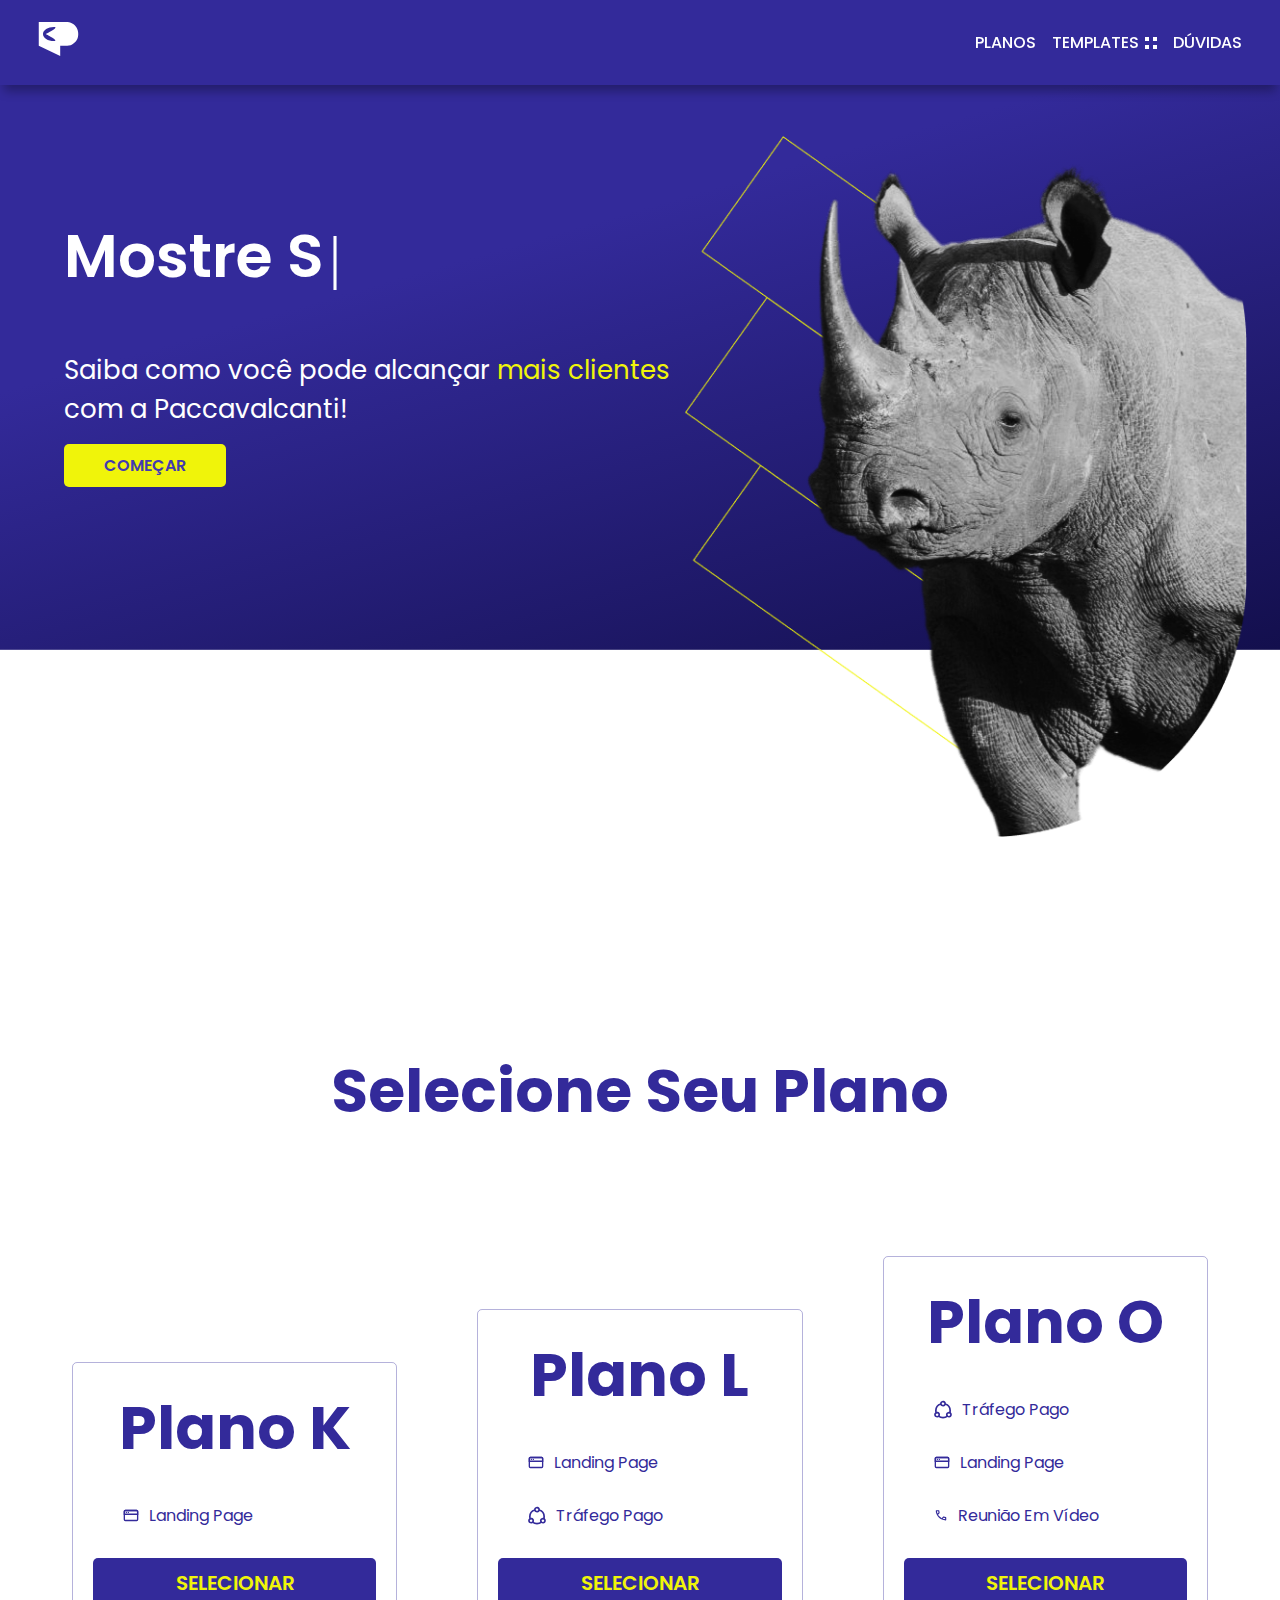
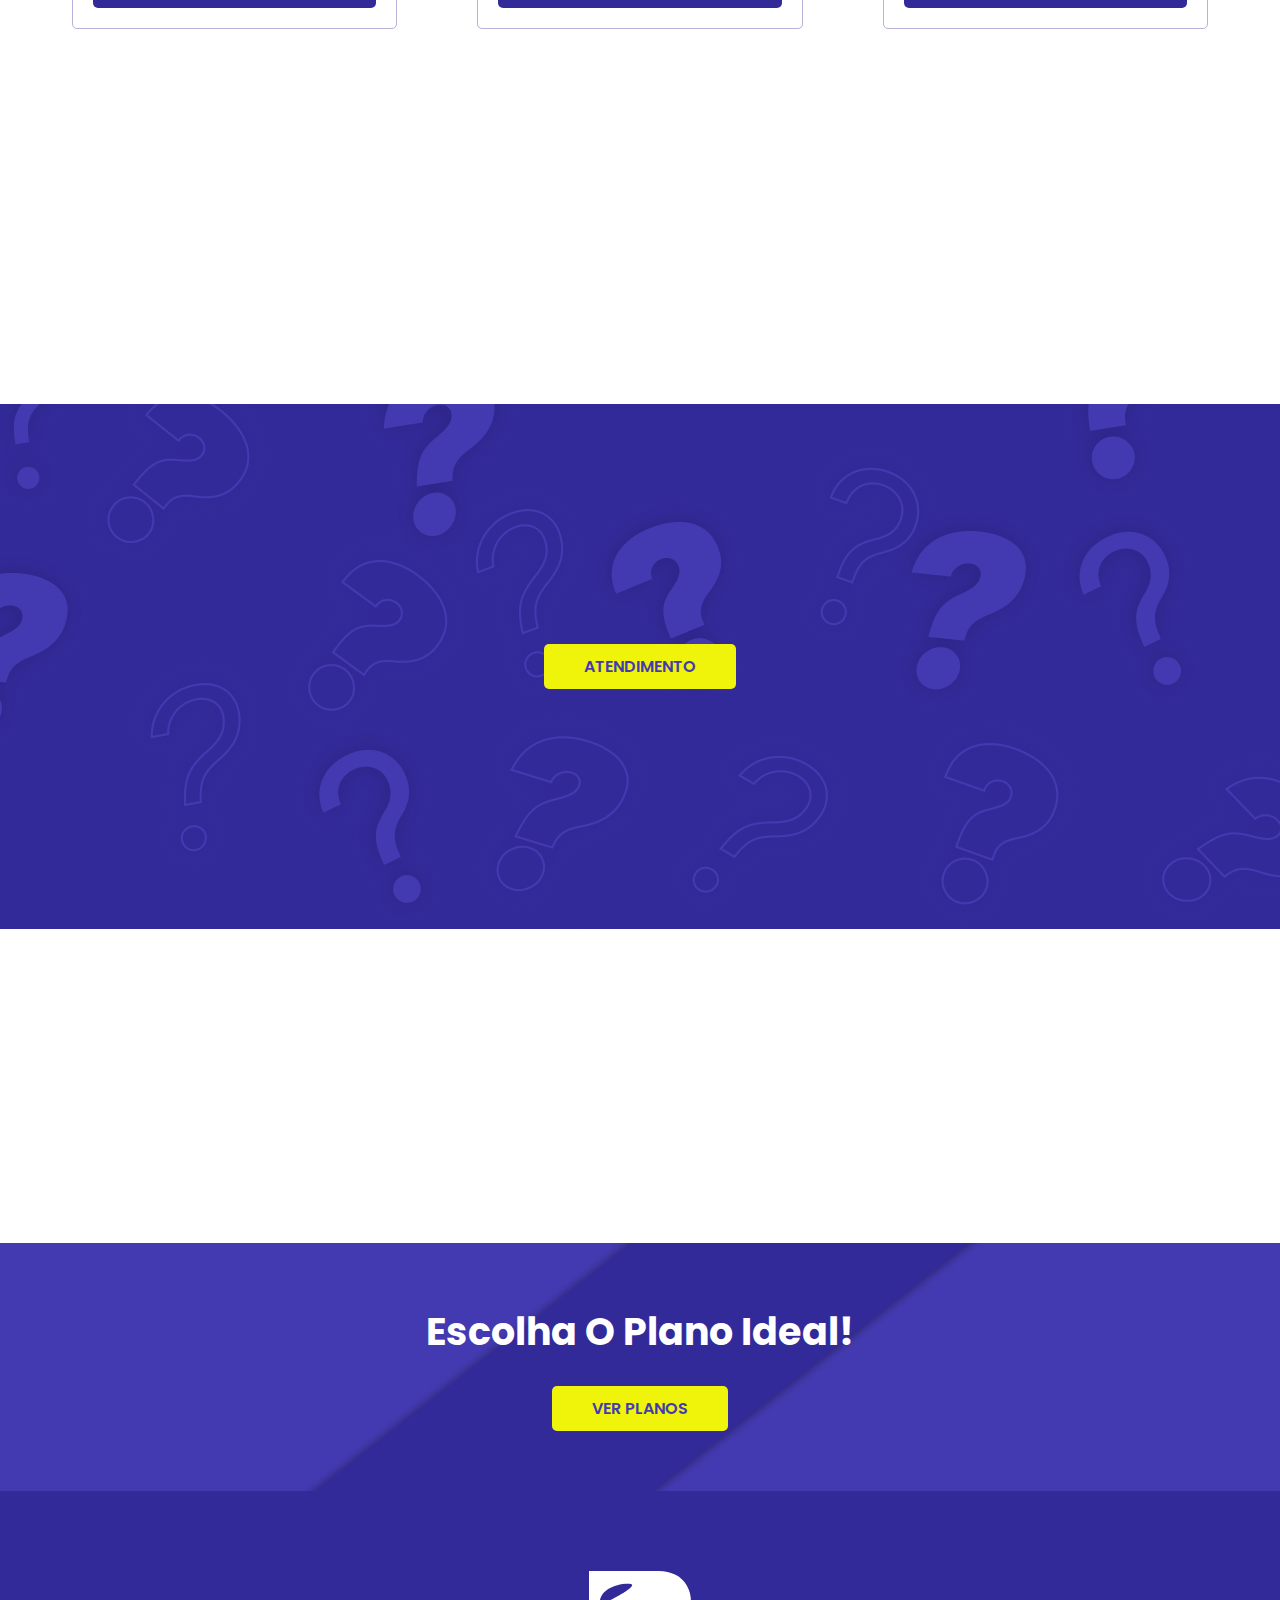
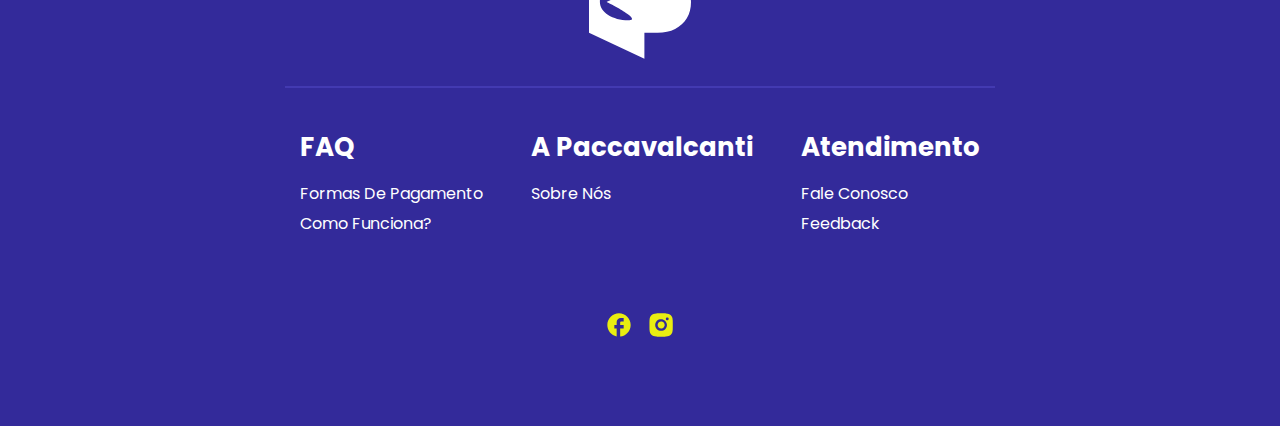
<file: index.html>
<!DOCTYPE html>
<html lang="pt-br">
<head>
    <meta charset="UTF-8">
    <meta http-equiv="X-UA-Compatible" content="IE=edge">
    <meta name="viewport" content="width=device-width, initial-scale=1.0">
    <link rel="icon" type="image/x-icon" href="paccavalcanti-logo-icon.png">
    <link rel="stylesheet" href="reset.css">
    <link rel="stylesheet" href="ind.css">
    <title>Páginas De Alta Conversão - Paccavalcanti</title>
</head>
<body>
    <header class="bg-header bg-def">
        <a href="index.html">
            <svg width="41" height="34" viewBox="0 0 41 34" fill="none" xmlns="http://www.w3.org/2000/svg">
                <path d="M0.761719 23.8725V0H27.6383C30.1582 0 32.3631 0.497343 34.253 1.49203C36.1429 2.48672 37.6128 3.8848 38.6627 5.68629C39.7127 7.48778 40.2377 9.5932 40.2377 12.0025C40.2377 14.434 39.6961 16.5394 38.613 18.3188C37.541 20.0982 36.0324 21.4686 34.0872 22.4302C32.1531 23.3917 29.8929 23.8725 27.3067 23.8725H18.5535V16.7107H25.45C26.5331 16.7107 27.4559 16.5228 28.2185 16.1471C28.9922 15.7602 29.5835 15.2132 29.9924 14.5058C30.4124 13.7985 30.6224 12.9641 30.6224 12.0025C30.6224 11.03 30.4124 10.2011 29.9924 9.51583C29.5835 8.81955 28.9922 8.28905 28.2185 7.92433C27.4559 7.54856 26.5331 7.36068 25.45 7.36068H22.2007V33.952L0.761719 23.8725Z" fill="white"/>
                <path d="M20.0665 6.83979H31.5856V18.7804H20.0665V6.83979Z" fill="white"/>
                <path d="M7.61821 12.0111C7.61821 12.0111 22.065 19.1052 15.985 19.1052C9.90492 19.1052 4.97607 15.9291 4.97607 12.0111C4.97607 8.09314 9.90492 4.91699 15.985 4.91699C22.065 4.91699 7.61821 12.0111 7.61821 12.0111Z" fill="#332A9A"/>
                </svg>
        </a>

        <nav id="nav-container-id" class="nav-menu">
            <button id="btn-mobile">
                <span id="menu-shape"></span>
            </button>
            <ul id="menu">
                <li><a id="planos-link" class="link-header" href="index.html#planos-container">PLANOS</a>
                    <svg class="svg-right" width="9" height="15" viewBox="0 0 9 15" fill="none" xmlns="http://www.w3.org/2000/svg">
                        <path d="M1.5 1.5L7.5 7.5L1.5 13.5" stroke="white" stroke-width="2"/>
                        </svg>
                </li>
                <li><a id="linkTar" class="link-header" href="templates.html">TEMPLATES<svg id="template-icon" width="12" height="12" viewBox="0 0 12 12" fill="none" xmlns="http://www.w3.org/2000/svg">
                    <path d="M0 0H4V4H0V0Z" fill="white"/>
                    <path d="M8 0H12V4H8V0Z" fill="white"/>
                    <path d="M8 8H12V12H8V8Z" fill="white"/>
                    <path d="M0 8H4V12H0V8Z" fill="white"/>
                    </svg></a>
                    <svg class="svg-right" width="9" height="15" viewBox="0 0 9 15" fill="none" xmlns="http://www.w3.org/2000/svg">
                            <path d="M1.5 1.5L7.5 7.5L1.5 13.5" stroke="white" stroke-width="2"/>
                            </svg>
                </li>
                <li><a class="link-header" href="duvidas.html">DÚVIDAS</a>
                    <svg class="svg-right" width="9" height="15" viewBox="0 0 9 15" fill="none" xmlns="http://www.w3.org/2000/svg">
                        <path d="M1.5 1.5L7.5 7.5L1.5 13.5" stroke="white" stroke-width="2"/>
                        </svg>
                </li>
            </ul>
        </nav>
    </header>


    <section class="bg-header-below">
        <div class="div-header-below">
            <h1>Mostre seu produto à mais pessoas</h1>
            <p>Saiba como você pode alcançar <span class="span-cta">mais clientes</span> com a Paccavalcanti!</p>

            <div id="after-line">
                <a class="linkconf" href="index.html#planos-container">COMEÇAR</a>
            </div>
        </div>
        
        <img src="heroi-header.png">
    </section>

    <div id="planos-container" class="title-box-planos defconf">
        <h1>Selecione Seu Plano</h1>
    </div>

    <main class="planos-container defconf">

            <div id="planoK" class="plano-item">
                <h1>Plano K</h1>
                <ul>
                    <li><img src="web-page-icon.svg" alt=""><p>Landing Page</p></li>
                </ul>
                <a class="linkconf" href="#">SELECIONAR</a>
            </div>
    
            
            <div id="planoL" class="plano-item">
                <h1>Plano l</h1>
                <ul>
                    <li><img src="web-page-icon.svg" alt=""><p>Landing Page</p></li>
                    <li><img src="connection-icon.svg" alt=""><p>Tráfego Pago</p></li>
                </ul>
                <a class="linkconf" href="#">SELECIONAR</a>
            </div>
            
            <div id="planoO" class="plano-item">
                <h1>Plano O</h1>
                <ul>
                    <li><img src="connection-icon.svg" alt=""><p>Tráfego Pago</p></li>
                    <li><img src="web-page-icon.svg" alt=""><p>Landing Page</p></li>
                    <li><img src="call-icon.svg" alt=""><p>Reunião Em Vídeo</p></li>
                </ul>
                <a class="linkconf" href="#">SELECIONAR</a>
        </div>
        
    </main>

    <section class="explicacao-container">

    </section>

    <section id="duvidas-container" class="bg-section-duvidas defconf">
        <a class="linkconf" href="duvidas.html">ATENDIMENTO</a>
    </section>

    <section class="planos-cta-container defconf">
        <h1>Escolha o plano ideal!</h1>
        <a class="linkconf" href="index.html#planos-container">VER PLANOS</a>
    </section>


    <footer class="bg-footer-container defconf bg-def">
        <a href="index.html">
            <svg class="svg-footer-logo" width="102" height="88" viewBox="0 0 102 88" fill="none" xmlns="http://www.w3.org/2000/svg">
                <path d="M0 61.6829V0H69.4451C75.9561 0 81.6532 1.28506 86.5364 3.85519C91.4197 6.4253 95.2177 10.0378 97.9306 14.6925C100.644 19.3473 102 24.7874 102 31.0128C102 37.2953 100.601 42.7354 97.8021 47.3331C95.0321 51.9307 91.1341 55.4718 86.1081 57.9563C81.1106 60.4407 75.2707 61.6829 68.5884 61.6829H45.9713V43.1781H63.7909C66.5894 43.1781 68.9739 42.6926 70.9444 41.7216C72.9433 40.7222 74.4711 39.3086 75.5277 37.4809C76.6129 35.6533 77.1555 33.4973 77.1555 31.0128C77.1555 28.4998 76.6129 26.358 75.5277 24.5875C74.4711 22.7884 72.9433 21.4177 70.9444 20.4753C68.9739 19.5044 66.5894 19.0189 63.7909 19.0189H55.3951V87.7268L0 61.6829Z" fill="white"/>
                <path d="M49.8806 17.673H79.6444V48.5257H49.8806V17.673Z" fill="white"/>
                <path d="M17.716 31.0342C17.716 31.0342 55.0444 49.3644 39.3345 49.3644C23.6246 49.3644 10.8892 41.1577 10.8892 31.0342C10.8892 20.9108 23.6246 12.7041 39.3345 12.7041C55.0444 12.7041 17.716 31.0342 17.716 31.0342Z" fill="#332A9A"/>
                </svg>
        </a>

        <hr>

        <div class="link-footer-container">
            <div class="link-footer-item">
                <h1 class="escondedor-link">FAQ</h1>
                <ul class="links-hs-container">
                    <li><a href="duvidas.html#fdp-section">Formas De Pagamento</a></li>
                    <li><a href="duvidas.html#cf-section">Como Funciona?</a></li>
                </ul>
            </div>

            <div class="link-footer-item">
                <h1 class="escondedor-link">A Paccavalcanti</h1>
                <ul class="links-hs-container">
                    <li><a href="duvidas.html#sap-section">Sobre Nós</a></li>
                </ul>
            </div>

            <div class="link-footer-item">
                <h1 class="escondedor-link">Atendimento</h1>
                <ul class="links-hs-container">
                    <li><a href="https://api.whatsapp.com/send?phone=5511943432275&text=Ol%C3%A1!" target="_blank">Fale Conosco</a></li>
                    <li><a href="feedback.html" target="_blank">Feedback</a></li>
                </ul>
            </div>
        </div>

        <div class="media-links-container">
            <ul class="links-hs-container">
                <li><a target="_blank" href="https://www.facebook.com/profile.php?id=100094217919039"><svg width="28" height="28" viewBox="0 0 28 28" fill="none" xmlns="http://www.w3.org/2000/svg">
                    <path d="M25.6668 14.0002C25.6668 7.56016 20.4402 2.3335 14.0002 2.3335C7.56016 2.3335 2.3335 7.56016 2.3335 14.0002C2.3335 19.6468 6.34683 24.3485 11.6668 25.4335V17.5002H9.3335V14.0002H11.6668V11.0835C11.6668 8.83183 13.4985 7.00016 15.7502 7.00016H18.6668V10.5002H16.3335C15.6918 10.5002 15.1668 11.0252 15.1668 11.6668V14.0002H18.6668V17.5002H15.1668V25.6085C21.0585 25.0252 25.6668 20.0552 25.6668 14.0002Z" fill="#E9ED11"/>
                    </svg>
                    </a></li>
                <li><a target="_blank" href="https://www.instagram.com/paccavalcanti/"><svg width="29" height="28" viewBox="0 0 29 28" fill="none" xmlns="http://www.w3.org/2000/svg">
                    <path d="M15.3115 2.33493C16.1629 2.33166 17.0142 2.34022 17.8653 2.3606L18.0917 2.36876C18.353 2.3781 18.6108 2.38976 18.9223 2.40376C20.1637 2.4621 21.0107 2.6581 21.7538 2.94627C22.5238 3.2426 23.1725 3.64393 23.8212 4.2926C24.4143 4.87547 24.8733 5.58054 25.1663 6.35877C25.4545 7.10193 25.6505 7.9501 25.7088 9.19143C25.7228 9.50177 25.7345 9.76077 25.7438 10.0221L25.7508 10.2484C25.7716 11.0992 25.7805 11.9501 25.7777 12.8011L25.7788 13.6714V15.1998C25.7817 16.0511 25.7728 16.9025 25.752 17.7536L25.745 17.9799C25.7357 18.2413 25.724 18.4991 25.71 18.8106C25.6517 20.0519 25.4533 20.8989 25.1663 21.6421C24.8743 22.4212 24.4151 23.1268 23.8212 23.7094C23.2378 24.3025 22.5324 24.7615 21.7538 25.0546C21.0107 25.3428 20.1637 25.5388 18.9223 25.5971C18.6108 25.6111 18.353 25.6228 18.0917 25.6321L17.8653 25.6391C17.0142 25.6598 16.1629 25.6688 15.3115 25.6659L14.4412 25.6671H12.914C12.0626 25.67 11.2113 25.661 10.3602 25.6403L10.1338 25.6333C9.85688 25.6232 9.57998 25.6116 9.30316 25.5983C8.06183 25.5399 7.21483 25.3416 6.4705 25.0546C5.69196 24.7622 4.98677 24.3031 4.40433 23.7094C3.81055 23.1264 3.35109 22.4209 3.058 21.6421C2.76983 20.8989 2.57383 20.0519 2.5155 18.8106C2.5025 18.5338 2.49084 18.2569 2.4805 17.9799L2.47466 17.7536C2.45316 16.9025 2.44343 16.0511 2.4455 15.1998V12.8011C2.44224 11.9501 2.4508 11.0992 2.47116 10.2484L2.47933 10.0221C2.48866 9.76077 2.50033 9.50177 2.51433 9.19143C2.57266 7.94893 2.76866 7.1031 3.05683 6.35877C3.3501 5.58016 3.81046 4.87528 4.4055 4.29377C4.98754 3.69964 5.69229 3.23977 6.4705 2.94627C7.21483 2.6581 8.06066 2.4621 9.30316 2.40376L10.1338 2.36876L10.3602 2.36293C11.2109 2.34143 12.0618 2.33171 12.9128 2.33376L15.3115 2.33493ZM14.1122 8.16827C13.3393 8.15733 12.5719 8.30013 11.8546 8.58834C11.1374 8.87656 10.4846 9.30446 9.93415 9.84716C9.38371 10.3899 8.94663 11.0366 8.6483 11.7497C8.34997 12.4628 8.19634 13.228 8.19634 14.001C8.19634 14.774 8.34997 15.5393 8.6483 16.2524C8.94663 16.9655 9.38371 17.6122 9.93415 18.1549C10.4846 18.6976 11.1374 19.1255 11.8546 19.4137C12.5719 19.7019 13.3393 19.8447 14.1122 19.8338C15.6593 19.8338 17.143 19.2192 18.237 18.1252C19.3309 17.0313 19.9455 15.5475 19.9455 14.0004C19.9455 12.4533 19.3309 10.9696 18.237 9.87564C17.143 8.78168 15.6593 8.16827 14.1122 8.16827ZM14.1122 10.5016C14.5771 10.493 15.0391 10.5772 15.4711 10.7492C15.9031 10.9212 16.2966 11.1775 16.6284 11.5032C16.9603 11.829 17.2239 12.2176 17.4038 12.6463C17.5838 13.0751 17.6766 13.5354 17.6766 14.0004C17.6767 14.4654 17.5841 14.9258 17.4043 15.3546C17.2245 15.7834 16.961 16.1721 16.6292 16.498C16.2975 16.8238 15.9042 17.0803 15.4722 17.2524C15.0402 17.4245 14.5783 17.5088 14.1133 17.5004C13.1851 17.5004 12.2948 17.1317 11.6385 16.4753C10.9821 15.8189 10.6133 14.9287 10.6133 14.0004C10.6133 13.0722 10.9821 12.1819 11.6385 11.5256C12.2948 10.8692 13.1851 10.5004 14.1133 10.5004L14.1122 10.5016ZM20.2372 6.41827C19.8608 6.43333 19.5048 6.59344 19.2439 6.86507C18.9829 7.13669 18.8372 7.49876 18.8372 7.87543C18.8372 8.25211 18.9829 8.61417 19.2439 8.8858C19.5048 9.15742 19.8608 9.31753 20.2372 9.3326C20.6239 9.3326 20.9949 9.17895 21.2684 8.90546C21.5419 8.63197 21.6955 8.26104 21.6955 7.87427C21.6955 7.48749 21.5419 7.11656 21.2684 6.84307C20.9949 6.56958 20.6239 6.41593 20.2372 6.41593V6.41827Z" fill="#E9ED11"/>
                    </svg>
                    </a></li>
            </ul>
        </div>

    </footer>
    <script src="scripts.js"></script>
    <script src="scriptButton.js"></script>
</body>
</html>
</file>
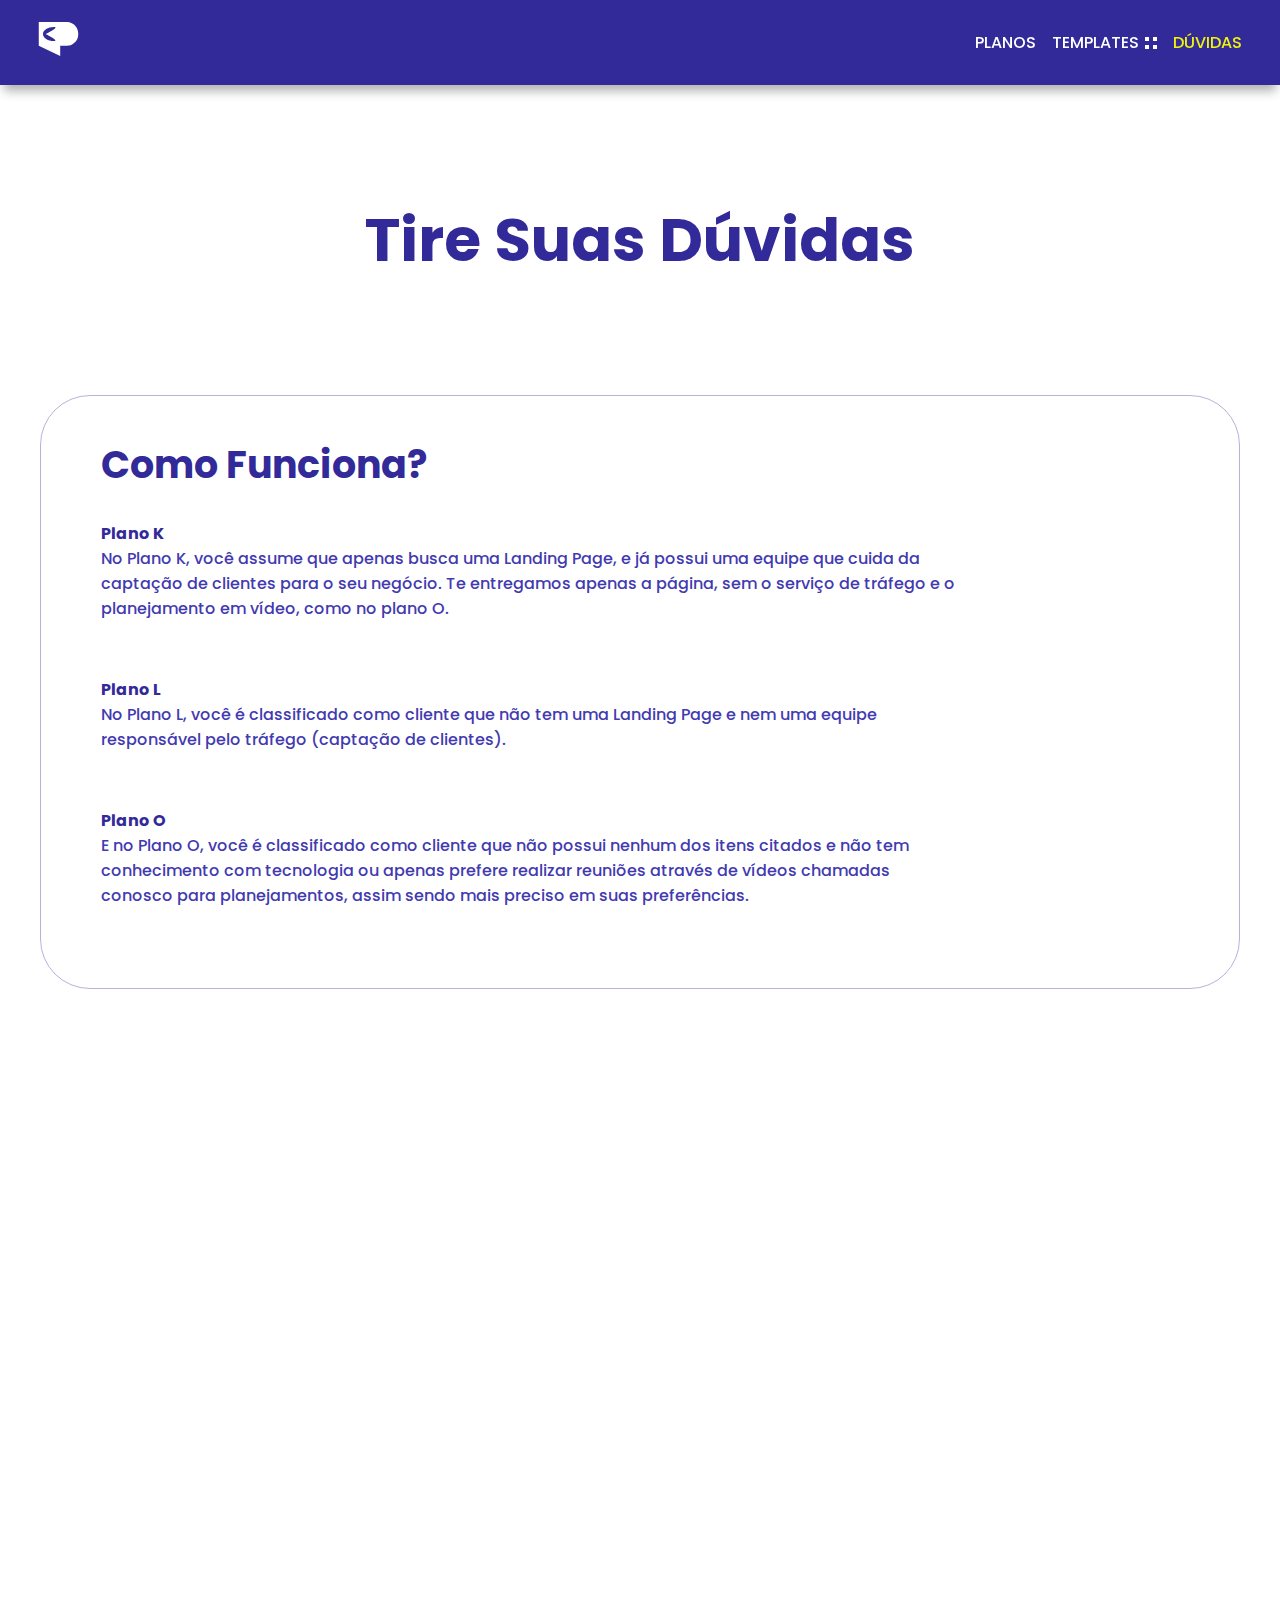
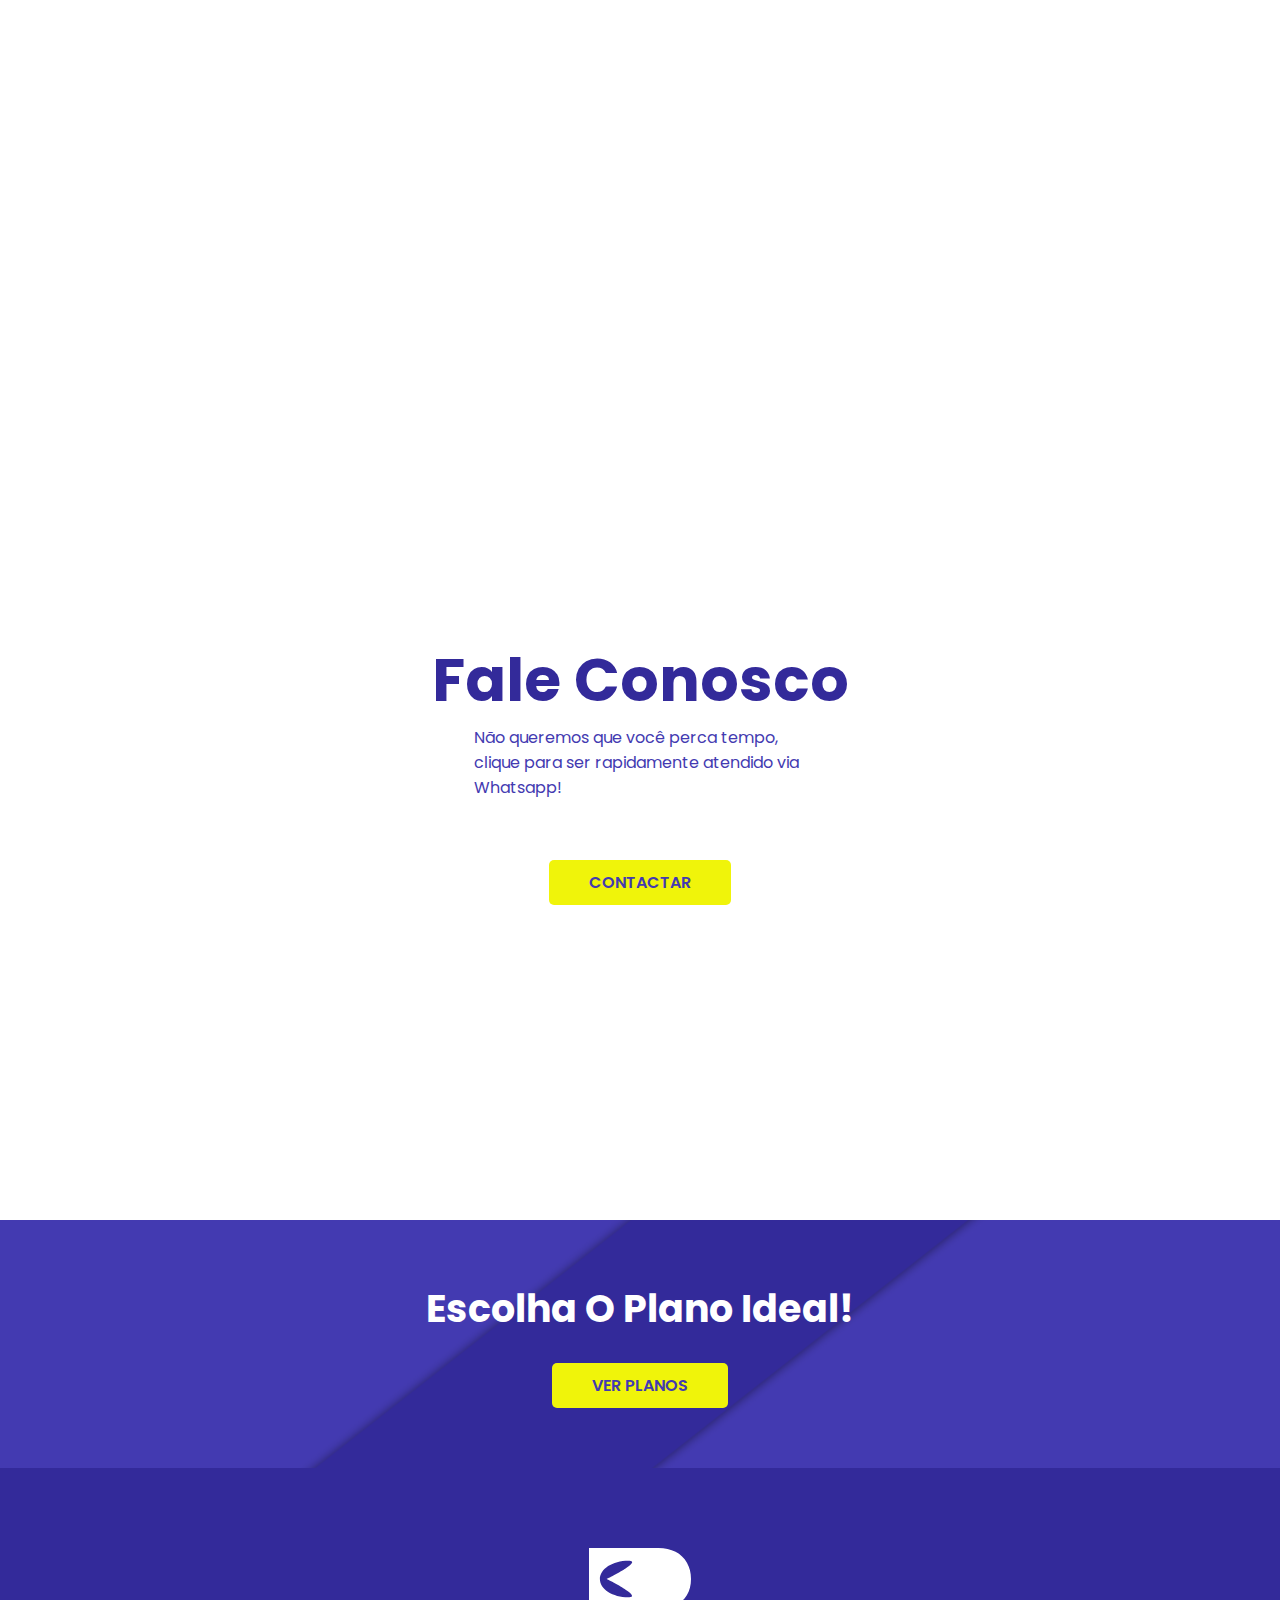
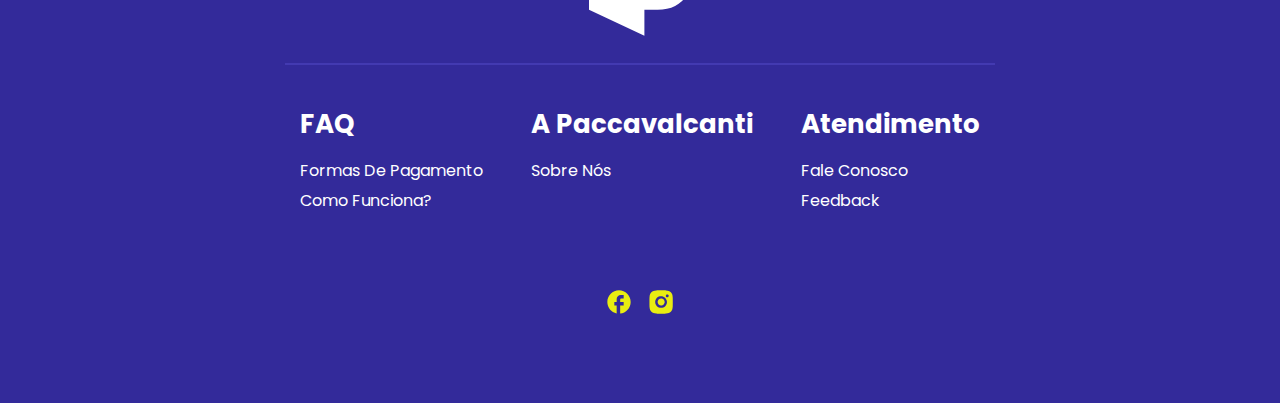
<file: duvidas.html>
<!DOCTYPE html>
<html lang="pt-br">
<head>
    <meta charset="UTF-8">
    <meta http-equiv="X-UA-Compatible" content="IE=edge">
    <meta name="viewport" content="width=device-width, initial-scale=1.0">
    <link rel="icon" type="image/x-icon" href="paccavalcanti-logo-icon.png">
    <link rel="stylesheet" href="reset.css">
    <link rel="stylesheet" href="duvidascss.css">
    <title>Dúvidas - Paccavalcanti</title>
</head>
<body>
    <header class="bg-header bg-def">
        <a href="index.html">
             <svg width="41" height="34" viewBox="0 0 41 34" fill="none" xmlns="http://www.w3.org/2000/svg">
                <path d="M0.761719 23.8725V0H27.6383C30.1582 0 32.3631 0.497343 34.253 1.49203C36.1429 2.48672 37.6128 3.8848 38.6627 5.68629C39.7127 7.48778 40.2377 9.5932 40.2377 12.0025C40.2377 14.434 39.6961 16.5394 38.613 18.3188C37.541 20.0982 36.0324 21.4686 34.0872 22.4302C32.1531 23.3917 29.8929 23.8725 27.3067 23.8725H18.5535V16.7107H25.45C26.5331 16.7107 27.4559 16.5228 28.2185 16.1471C28.9922 15.7602 29.5835 15.2132 29.9924 14.5058C30.4124 13.7985 30.6224 12.9641 30.6224 12.0025C30.6224 11.03 30.4124 10.2011 29.9924 9.51583C29.5835 8.81955 28.9922 8.28905 28.2185 7.92433C27.4559 7.54856 26.5331 7.36068 25.45 7.36068H22.2007V33.952L0.761719 23.8725Z" fill="white"/>
                <path d="M20.0665 6.83979H31.5856V18.7804H20.0665V6.83979Z" fill="white"/>
                <path d="M7.61821 12.0111C7.61821 12.0111 22.065 19.1052 15.985 19.1052C9.90492 19.1052 4.97607 15.9291 4.97607 12.0111C4.97607 8.09314 9.90492 4.91699 15.985 4.91699C22.065 4.91699 7.61821 12.0111 7.61821 12.0111Z" fill="#332A9A"/>
                </svg>
        </a>

        <nav id="nav-container-id" class="nav-menu">
            <button id="btn-mobile">
                <span id="menu-shape"></span>
            </button>
            <ul id="menu">
                <li><a id="planos-link" class="link-header" href="index.html#planos-container">PLANOS</a>
                    <svg class="svg-right" width="9" height="15" viewBox="0 0 9 15" fill="none" xmlns="http://www.w3.org/2000/svg">
                        <path d="M1.5 1.5L7.5 7.5L1.5 13.5" stroke="white" stroke-width="2"/>
                        </svg>
                </li>
                <li><a id="linkTar" class="link-header" href="templates.html">TEMPLATES<svg id="template-icon" width="12" height="12" viewBox="0 0 12 12" fill="none" xmlns="http://www.w3.org/2000/svg">
                    <path d="M0 0H4V4H0V0Z" fill="white"/>
                    <path d="M8 0H12V4H8V0Z" fill="white"/>
                    <path d="M8 8H12V12H8V8Z" fill="white"/>
                    <path d="M0 8H4V12H0V8Z" fill="white"/>
                    </svg></a>
                    <svg class="svg-right" width="9" height="15" viewBox="0 0 9 15" fill="none" xmlns="http://www.w3.org/2000/svg">
                            <path d="M1.5 1.5L7.5 7.5L1.5 13.5" stroke="white" stroke-width="2"/>
                            </svg>
                </li>
                <li><a class="link-header link-atual" href="duvidas.html">DÚVIDAS</a>
                    <svg class="svg-right" width="9" height="15" viewBox="0 0 9 15" fill="none" xmlns="http://www.w3.org/2000/svg">
                        <path d="M1.5 1.5L7.5 7.5L1.5 13.5" stroke="white" stroke-width="2"/>
                        </svg>
                </li>
            </ul>
        </nav>
    </header>

    <section class="title-section defconf">
        <h1>Tire suas dúvidas</h1>
    </section>


    <main class="main-container">
        <div id="cf-section" class="main-item">
            <h1 class="main-item-h1">Como funciona?</h1>
                <ul class="plano-list">
                    <li><h1 class="h1-into">Plano K</h1>
                        <p>No Plano K, você assume que apenas busca uma Landing
                            Page, e já possui uma equipe  que cuida da captação de clientes para o seu negócio.
                            Te entregamos apenas a página, sem o serviço de tráfego e o planejamento em vídeo, como no plano O.</p></li>

                    <li><h1 class="h1-into">Plano L</h1>
                        <p>No Plano L, você é classificado como cliente que não tem uma Landing Page e nem uma
                            equipe responsável pelo tráfego  (captação de clientes).</p></li>

                    <li><h1 class="h1-into">Plano O</h1>
                        <p>E no Plano O, você é classificado como cliente que não possui nenhum dos itens citados
                            e não tem conhecimento com tecnologia ou apenas prefere realizar reuniões através de vídeos chamadas
                            conosco para planejamentos, assim sendo mais preciso em suas preferências.</p></li>
                </ul>
        </div>

        <div id="sap-section" class="main-item">
            <h1 class="main-item-h1">Sobre a Paccavalcanti </h1>
            <p class="paragrafoSH">Temos a missão de captar mais clientes para o que necessita, seja você dono de comércio físico ou online, corretor,
                criador de curso etc.

                Fugimos de burocracia e buscamos economizar ao máximo
                algo tão precioso nos dias de hoje, o tempo de nossos clientes.
                
                Facilidade, eficiência, acessibilidade, nossas palavras chaves.</p>
        </div>

        <div class="main-item">
            <h1 class="main-item-h1">Paccavalcanti é uma empresa?</h1>
            <p class="paragrafoSH">Não! Apenas prestamos um serviço.</p>
        </div>


        <div id="fdp-section" class="main-item">
            <h1 class="main-item-h1">Formas De Pagamento</h1>
            <p class="paragrafoSH">Não somos uma empresa, não emitimos notas fiscais, por isso optamos pelo meio de pagamento o Pix.</p>
        </div>
    </main>

    <section class="emcon-container defconf">
        <h1>Fale Conosco</h1>
        <p>Não queremos que você perca tempo, clique para ser  rapidamente atendido via Whatsapp!</p>
        <a href="https://api.whatsapp.com/send?phone=5511943432275&text=Ol%C3%A1!" target="_blank" class="linkconf">CONTACTAR</a>
    </section>

    <section class="planos-cta-container defconf">
        <h1>Escolha o plano ideal!</h1>
        <a class="linkconf" href="index.html#planos-container">VER PLANOS</a>
    </section>

    <footer class="bg-footer-container defconf bg-def">
        <a href="index.html">
            <svg class="svg-footer-logo" width="102" height="88" viewBox="0 0 102 88" fill="none" xmlns="http://www.w3.org/2000/svg">
                <path d="M0 61.6829V0H69.4451C75.9561 0 81.6532 1.28506 86.5364 3.85519C91.4197 6.4253 95.2177 10.0378 97.9306 14.6925C100.644 19.3473 102 24.7874 102 31.0128C102 37.2953 100.601 42.7354 97.8021 47.3331C95.0321 51.9307 91.1341 55.4718 86.1081 57.9563C81.1106 60.4407 75.2707 61.6829 68.5884 61.6829H45.9713V43.1781H63.7909C66.5894 43.1781 68.9739 42.6926 70.9444 41.7216C72.9433 40.7222 74.4711 39.3086 75.5277 37.4809C76.6129 35.6533 77.1555 33.4973 77.1555 31.0128C77.1555 28.4998 76.6129 26.358 75.5277 24.5875C74.4711 22.7884 72.9433 21.4177 70.9444 20.4753C68.9739 19.5044 66.5894 19.0189 63.7909 19.0189H55.3951V87.7268L0 61.6829Z" fill="white"/>
                <path d="M49.8806 17.673H79.6444V48.5257H49.8806V17.673Z" fill="white"/>
                <path d="M17.716 31.0342C17.716 31.0342 55.0444 49.3644 39.3345 49.3644C23.6246 49.3644 10.8892 41.1577 10.8892 31.0342C10.8892 20.9108 23.6246 12.7041 39.3345 12.7041C55.0444 12.7041 17.716 31.0342 17.716 31.0342Z" fill="#332A9A"/>
                </svg>
        </a>

        <hr>

        <div class="link-footer-container">
            <div class="link-footer-item">
                <h1 class="escondedor-link">FAQ</h1>
                <ul class="links-hs-container">
                    <li><a href="duvidas.html#fdp-section">Formas De Pagamento</a></li>
                    <li><a href="duvidas.html#cf-section">Como Funciona?</a></li>
                </ul>
            </div>

            <div class="link-footer-item">
                <h1 class="escondedor-link">A Paccavalcanti</h1>
                <ul class="links-hs-container">
                    <li><a href="duvidas.html#sap-section">Sobre Nós</a></li>
                </ul>
            </div>

            <div class="link-footer-item">
                <h1 class="escondedor-link">Atendimento</h1>
                <ul class="links-hs-container">
                    <li><a href="https://api.whatsapp.com/send?phone=5511943432275&text=Ol%C3%A1!" target="_blank">Fale Conosco</a></li>
                    <li><a href="feedback.html" target="_blank">Feedback</a></li>
                </ul>
            </div>
        </div>

        <div class="media-links-container">
            <ul class="links-hs-container">
                <li><a target="_blank" href="https://www.facebook.com/profile.php?id=100094217919039"><svg width="28" height="28" viewBox="0 0 28 28" fill="none" xmlns="http://www.w3.org/2000/svg">
                    <path d="M25.6668 14.0002C25.6668 7.56016 20.4402 2.3335 14.0002 2.3335C7.56016 2.3335 2.3335 7.56016 2.3335 14.0002C2.3335 19.6468 6.34683 24.3485 11.6668 25.4335V17.5002H9.3335V14.0002H11.6668V11.0835C11.6668 8.83183 13.4985 7.00016 15.7502 7.00016H18.6668V10.5002H16.3335C15.6918 10.5002 15.1668 11.0252 15.1668 11.6668V14.0002H18.6668V17.5002H15.1668V25.6085C21.0585 25.0252 25.6668 20.0552 25.6668 14.0002Z" fill="#E9ED11"/>
                    </svg>
                    </a></li>
                <li><a target="_blank" href="https://www.instagram.com/paccavalcanti/"><svg width="29" height="28" viewBox="0 0 29 28" fill="none" xmlns="http://www.w3.org/2000/svg">
                    <path d="M15.3115 2.33493C16.1629 2.33166 17.0142 2.34022 17.8653 2.3606L18.0917 2.36876C18.353 2.3781 18.6108 2.38976 18.9223 2.40376C20.1637 2.4621 21.0107 2.6581 21.7538 2.94627C22.5238 3.2426 23.1725 3.64393 23.8212 4.2926C24.4143 4.87547 24.8733 5.58054 25.1663 6.35877C25.4545 7.10193 25.6505 7.9501 25.7088 9.19143C25.7228 9.50177 25.7345 9.76077 25.7438 10.0221L25.7508 10.2484C25.7716 11.0992 25.7805 11.9501 25.7777 12.8011L25.7788 13.6714V15.1998C25.7817 16.0511 25.7728 16.9025 25.752 17.7536L25.745 17.9799C25.7357 18.2413 25.724 18.4991 25.71 18.8106C25.6517 20.0519 25.4533 20.8989 25.1663 21.6421C24.8743 22.4212 24.4151 23.1268 23.8212 23.7094C23.2378 24.3025 22.5324 24.7615 21.7538 25.0546C21.0107 25.3428 20.1637 25.5388 18.9223 25.5971C18.6108 25.6111 18.353 25.6228 18.0917 25.6321L17.8653 25.6391C17.0142 25.6598 16.1629 25.6688 15.3115 25.6659L14.4412 25.6671H12.914C12.0626 25.67 11.2113 25.661 10.3602 25.6403L10.1338 25.6333C9.85688 25.6232 9.57998 25.6116 9.30316 25.5983C8.06183 25.5399 7.21483 25.3416 6.4705 25.0546C5.69196 24.7622 4.98677 24.3031 4.40433 23.7094C3.81055 23.1264 3.35109 22.4209 3.058 21.6421C2.76983 20.8989 2.57383 20.0519 2.5155 18.8106C2.5025 18.5338 2.49084 18.2569 2.4805 17.9799L2.47466 17.7536C2.45316 16.9025 2.44343 16.0511 2.4455 15.1998V12.8011C2.44224 11.9501 2.4508 11.0992 2.47116 10.2484L2.47933 10.0221C2.48866 9.76077 2.50033 9.50177 2.51433 9.19143C2.57266 7.94893 2.76866 7.1031 3.05683 6.35877C3.3501 5.58016 3.81046 4.87528 4.4055 4.29377C4.98754 3.69964 5.69229 3.23977 6.4705 2.94627C7.21483 2.6581 8.06066 2.4621 9.30316 2.40376L10.1338 2.36876L10.3602 2.36293C11.2109 2.34143 12.0618 2.33171 12.9128 2.33376L15.3115 2.33493ZM14.1122 8.16827C13.3393 8.15733 12.5719 8.30013 11.8546 8.58834C11.1374 8.87656 10.4846 9.30446 9.93415 9.84716C9.38371 10.3899 8.94663 11.0366 8.6483 11.7497C8.34997 12.4628 8.19634 13.228 8.19634 14.001C8.19634 14.774 8.34997 15.5393 8.6483 16.2524C8.94663 16.9655 9.38371 17.6122 9.93415 18.1549C10.4846 18.6976 11.1374 19.1255 11.8546 19.4137C12.5719 19.7019 13.3393 19.8447 14.1122 19.8338C15.6593 19.8338 17.143 19.2192 18.237 18.1252C19.3309 17.0313 19.9455 15.5475 19.9455 14.0004C19.9455 12.4533 19.3309 10.9696 18.237 9.87564C17.143 8.78168 15.6593 8.16827 14.1122 8.16827ZM14.1122 10.5016C14.5771 10.493 15.0391 10.5772 15.4711 10.7492C15.9031 10.9212 16.2966 11.1775 16.6284 11.5032C16.9603 11.829 17.2239 12.2176 17.4038 12.6463C17.5838 13.0751 17.6766 13.5354 17.6766 14.0004C17.6767 14.4654 17.5841 14.9258 17.4043 15.3546C17.2245 15.7834 16.961 16.1721 16.6292 16.498C16.2975 16.8238 15.9042 17.0803 15.4722 17.2524C15.0402 17.4245 14.5783 17.5088 14.1133 17.5004C13.1851 17.5004 12.2948 17.1317 11.6385 16.4753C10.9821 15.8189 10.6133 14.9287 10.6133 14.0004C10.6133 13.0722 10.9821 12.1819 11.6385 11.5256C12.2948 10.8692 13.1851 10.5004 14.1133 10.5004L14.1122 10.5016ZM20.2372 6.41827C19.8608 6.43333 19.5048 6.59344 19.2439 6.86507C18.9829 7.13669 18.8372 7.49876 18.8372 7.87543C18.8372 8.25211 18.9829 8.61417 19.2439 8.8858C19.5048 9.15742 19.8608 9.31753 20.2372 9.3326C20.6239 9.3326 20.9949 9.17895 21.2684 8.90546C21.5419 8.63197 21.6955 8.26104 21.6955 7.87427C21.6955 7.48749 21.5419 7.11656 21.2684 6.84307C20.9949 6.56958 20.6239 6.41593 20.2372 6.41593V6.41827Z" fill="#E9ED11"/>
                    </svg>
                    </a></li>
            </ul>
        </div>

    </footer>
    <script src="scriptsduvidas.js"></script>
    <script src="scriptButton.js"></script>
</body>
</html>
</file>
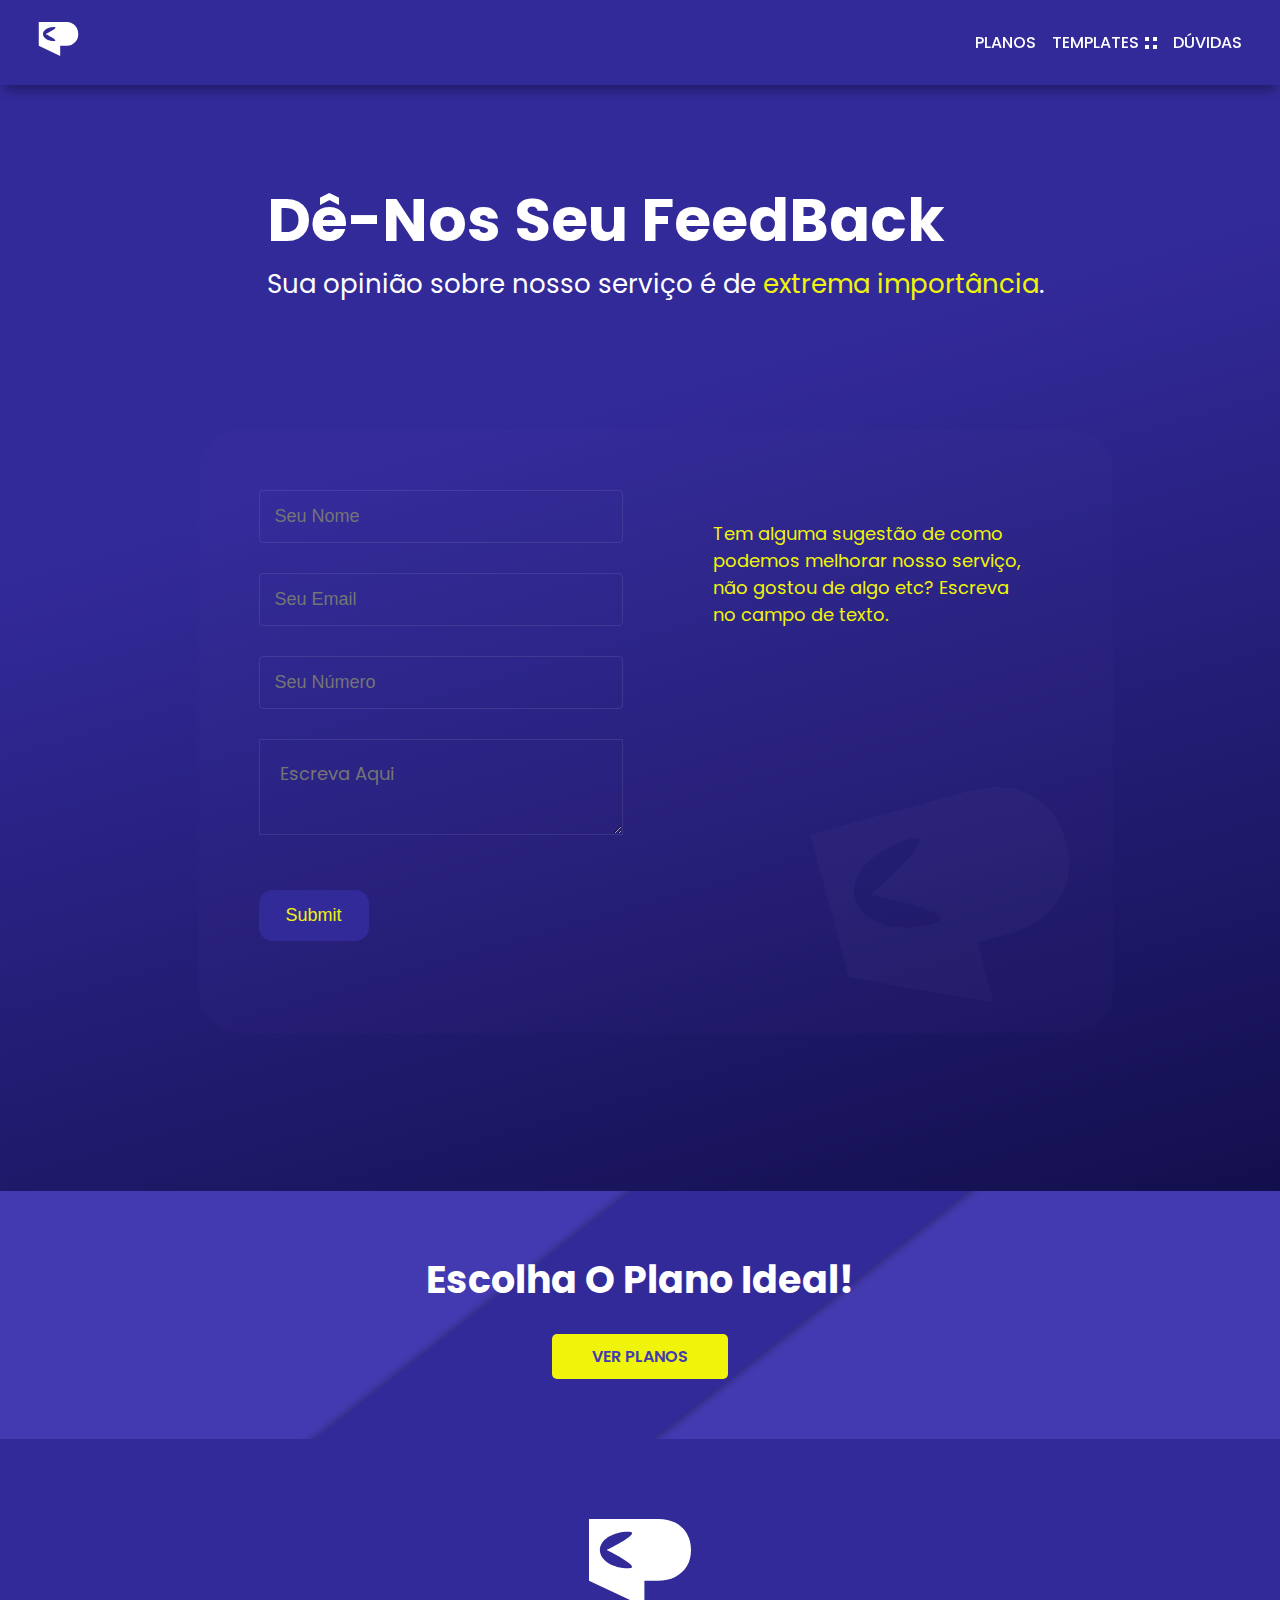
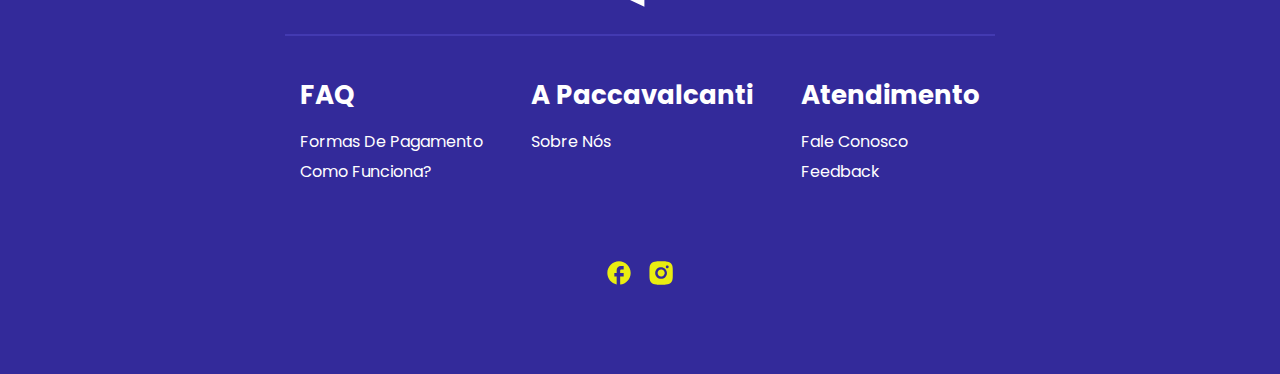
<file: feedback.html>
<!DOCTYPE html>
<html lang="pt-br">
<head>
    <meta charset="UTF-8">
    <meta http-equiv="X-UA-Compatible" content="IE=edge">
    <meta name="viewport" content="width=device-width, initial-scale=1.0">
    <link rel="icon" type="image/x-icon" href="paccavalcanti-logo-icon.png">
    <link rel="stylesheet" href="reset.css">
    <link rel="stylesheet" href="feedback.css">
    <title>FeedBack - Paccavalcanti</title>
</head>
<body>
    <header class="bg-header bg-def">
        <a href="index.html">
            <svg width="41" height="34" viewBox="0 0 41 34" fill="none" xmlns="http://www.w3.org/2000/svg">
                <path d="M0.761719 23.8725V0H27.6383C30.1582 0 32.3631 0.497343 34.253 1.49203C36.1429 2.48672 37.6128 3.8848 38.6627 5.68629C39.7127 7.48778 40.2377 9.5932 40.2377 12.0025C40.2377 14.434 39.6961 16.5394 38.613 18.3188C37.541 20.0982 36.0324 21.4686 34.0872 22.4302C32.1531 23.3917 29.8929 23.8725 27.3067 23.8725H18.5535V16.7107H25.45C26.5331 16.7107 27.4559 16.5228 28.2185 16.1471C28.9922 15.7602 29.5835 15.2132 29.9924 14.5058C30.4124 13.7985 30.6224 12.9641 30.6224 12.0025C30.6224 11.03 30.4124 10.2011 29.9924 9.51583C29.5835 8.81955 28.9922 8.28905 28.2185 7.92433C27.4559 7.54856 26.5331 7.36068 25.45 7.36068H22.2007V33.952L0.761719 23.8725Z" fill="white"/>
                <path d="M20.0665 6.83979H31.5856V18.7804H20.0665V6.83979Z" fill="white"/>
                <path d="M7.61821 12.0111C7.61821 12.0111 22.065 19.1052 15.985 19.1052C9.90492 19.1052 4.97607 15.9291 4.97607 12.0111C4.97607 8.09314 9.90492 4.91699 15.985 4.91699C22.065 4.91699 7.61821 12.0111 7.61821 12.0111Z" fill="#332A9A"/>
                </svg>
        </a>

        <nav id="nav-container-id" class="nav-menu">
            <button id="btn-mobile">
                <span id="menu-shape"></span>
            </button>
            <ul id="menu">
                <li><a id="planos-link" class="link-header" href="index.html#planos-container">PLANOS</a>
                    <svg class="svg-right" width="9" height="15" viewBox="0 0 9 15" fill="none" xmlns="http://www.w3.org/2000/svg">
                        <path d="M1.5 1.5L7.5 7.5L1.5 13.5" stroke="white" stroke-width="2"/>
                        </svg>
                </li>
                <li><a id="linkTar" class="link-header" href="templates.html">TEMPLATES<svg id="template-icon" width="12" height="12" viewBox="0 0 12 12" fill="none" xmlns="http://www.w3.org/2000/svg">
                    <path d="M0 0H4V4H0V0Z" fill="white"/>
                    <path d="M8 0H12V4H8V0Z" fill="white"/>
                    <path d="M8 8H12V12H8V8Z" fill="white"/>
                    <path d="M0 8H4V12H0V8Z" fill="white"/>
                    </svg></a>
                    <svg class="svg-right" width="9" height="15" viewBox="0 0 9 15" fill="none" xmlns="http://www.w3.org/2000/svg">
                            <path d="M1.5 1.5L7.5 7.5L1.5 13.5" stroke="white" stroke-width="2"/>
                            </svg>
                </li>
                <li><a class="link-header" href="duvidas.html">DÚVIDAS</a>
                    <svg class="svg-right" width="9" height="15" viewBox="0 0 9 15" fill="none" xmlns="http://www.w3.org/2000/svg">
                        <path d="M1.5 1.5L7.5 7.5L1.5 13.5" stroke="white" stroke-width="2"/>
                        </svg>
                </li>
            </ul>
        </nav>
    </header>


    <section class="main-feedback">
        <div class="main-box">
            <h1>Dê-nos seu FeedBack</h1>
            <p class="text-box">Sua opinião sobre nosso serviço é
                de  <span class="span-cta">extrema importância</span>.
            </p>
        </div>
    
        <div class="form-text-container">
            <form action="https://api.staticforms.xyz/submit" method="post">
                <!-- Replace with accesKey sent to your email -->
                <input type="hidden" name="accessKey" value="eacf9948-3c96-4750-a8c8-f71faccd9e66">
                <input type="text" name="name" placeholder="Seu Nome">
                <input type="text" name="email" placeholder="Seu Email">
                <input type="text" name="phone" placeholder="Seu Número">
                <textarea name="message" placeholder="Escreva Aqui"></textarea>
                <input type="submit" value="Submit"/>
            </form>
            <div class="text-container">
                <p><span class="span-cta">Tem alguma sugestão de como podemos melhorar nosso serviço, não gostou de algo etc? Escreva no campo de texto.</span></p>
                <svg width="335" height="308" viewBox="0 0 335 308" fill="none" xmlns="http://www.w3.org/2000/svg">
                    <path d="M44.7195 237.961L0.29541 73.9326L184.966 23.9182C202.28 19.229 218.355 18.5432 233.192 21.8609C248.028 25.1785 260.73 32.0494 271.297 42.4737C281.863 52.8979 289.388 66.3874 293.872 82.9422C298.396 99.6488 298.593 115.123 294.463 129.365C290.408 143.586 282.592 155.81 271.016 166.036C259.516 176.242 244.881 183.751 227.111 188.564L166.968 204.853L153.64 155.644L201.026 142.811C208.468 140.795 214.46 137.787 219 133.786C223.596 129.688 226.641 124.829 228.134 119.208C229.704 113.566 229.594 107.442 227.805 100.835C225.995 94.1525 223.009 88.8479 218.849 84.9212C214.743 80.898 209.693 78.3532 203.699 77.2869C197.76 76.1241 191.069 76.5504 183.627 78.5659L161.301 84.6125L210.784 267.322L44.7195 237.961Z" fill="#847FBE"/>
                    <path d="M145.667 85.0051L224.816 63.5692L247.036 145.613L167.887 167.049L145.667 85.0051Z" fill="#847FBE"/>
                    <path d="M69.7574 143.7C69.7574 143.7 182.223 165.56 140.447 176.875C98.6709 188.189 58.8941 175.538 51.6032 148.617C44.3123 121.696 72.2682 90.701 114.044 79.3867C155.821 68.0724 69.7574 143.7 69.7574 143.7Z" fill="#221D63"/>
                    </svg>
            </div>
        </div>
    </section>

    <section class="planos-cta-container defconf">
        <h1>Escolha o plano ideal!</h1>
        <a class="linkconf" href="index.html#planos-container">VER PLANOS</a>
    </section>


    <footer class="bg-footer-container defconf bg-def">
        <a href="index.html">
            <svg class="svg-footer-logo" width="102" height="88" viewBox="0 0 102 88" fill="none" xmlns="http://www.w3.org/2000/svg">
                <path d="M0 61.6829V0H69.4451C75.9561 0 81.6532 1.28506 86.5364 3.85519C91.4197 6.4253 95.2177 10.0378 97.9306 14.6925C100.644 19.3473 102 24.7874 102 31.0128C102 37.2953 100.601 42.7354 97.8021 47.3331C95.0321 51.9307 91.1341 55.4718 86.1081 57.9563C81.1106 60.4407 75.2707 61.6829 68.5884 61.6829H45.9713V43.1781H63.7909C66.5894 43.1781 68.9739 42.6926 70.9444 41.7216C72.9433 40.7222 74.4711 39.3086 75.5277 37.4809C76.6129 35.6533 77.1555 33.4973 77.1555 31.0128C77.1555 28.4998 76.6129 26.358 75.5277 24.5875C74.4711 22.7884 72.9433 21.4177 70.9444 20.4753C68.9739 19.5044 66.5894 19.0189 63.7909 19.0189H55.3951V87.7268L0 61.6829Z" fill="white"/>
                <path d="M49.8806 17.673H79.6444V48.5257H49.8806V17.673Z" fill="white"/>
                <path d="M17.716 31.0342C17.716 31.0342 55.0444 49.3644 39.3345 49.3644C23.6246 49.3644 10.8892 41.1577 10.8892 31.0342C10.8892 20.9108 23.6246 12.7041 39.3345 12.7041C55.0444 12.7041 17.716 31.0342 17.716 31.0342Z" fill="#332A9A"/>
                </svg>
        </a>

        <hr>

        <div class="link-footer-container">
            <div class="link-footer-item">
                <h1 class="escondedor-link">FAQ</h1>
                <ul class="links-hs-container">
                    <li><a href="duvidas.html#fdp-section">Formas De Pagamento</a></li>
                    <li><a href="duvidas.html#cf-section">Como Funciona?</a></li>
                </ul>
            </div>

            <div class="link-footer-item">
                <h1 class="escondedor-link">A Paccavalcanti</h1>
                <ul class="links-hs-container">
                    <li><a href="duvidas.html#sap-section">Sobre Nós</a></li>
                </ul>
            </div>

            <div class="link-footer-item">
                <h1 class="escondedor-link">Atendimento</h1>
                <ul class="links-hs-container">
                    <li><a href="https://api.whatsapp.com/send?phone=5511943432275&text=Ol%C3%A1!" target="_blank">Fale Conosco</a></li>
                    <li><a href="feedback.html" target="_blank">Feedback</a></li>
                </ul>
            </div>
        </div>

        <div class="media-links-container">
            <ul class="links-hs-container">
                <li><a target="_blank" href="https://www.facebook.com/profile.php?id=100094217919039"><svg width="28" height="28" viewBox="0 0 28 28" fill="none" xmlns="http://www.w3.org/2000/svg">
                    <path d="M25.6668 14.0002C25.6668 7.56016 20.4402 2.3335 14.0002 2.3335C7.56016 2.3335 2.3335 7.56016 2.3335 14.0002C2.3335 19.6468 6.34683 24.3485 11.6668 25.4335V17.5002H9.3335V14.0002H11.6668V11.0835C11.6668 8.83183 13.4985 7.00016 15.7502 7.00016H18.6668V10.5002H16.3335C15.6918 10.5002 15.1668 11.0252 15.1668 11.6668V14.0002H18.6668V17.5002H15.1668V25.6085C21.0585 25.0252 25.6668 20.0552 25.6668 14.0002Z" fill="#E9ED11"/>
                    </svg>
                    </a></li>
                <li><a target="_blank" href="https://www.instagram.com/paccavalcanti/"><svg width="29" height="28" viewBox="0 0 29 28" fill="none" xmlns="http://www.w3.org/2000/svg">
                    <path d="M15.3115 2.33493C16.1629 2.33166 17.0142 2.34022 17.8653 2.3606L18.0917 2.36876C18.353 2.3781 18.6108 2.38976 18.9223 2.40376C20.1637 2.4621 21.0107 2.6581 21.7538 2.94627C22.5238 3.2426 23.1725 3.64393 23.8212 4.2926C24.4143 4.87547 24.8733 5.58054 25.1663 6.35877C25.4545 7.10193 25.6505 7.9501 25.7088 9.19143C25.7228 9.50177 25.7345 9.76077 25.7438 10.0221L25.7508 10.2484C25.7716 11.0992 25.7805 11.9501 25.7777 12.8011L25.7788 13.6714V15.1998C25.7817 16.0511 25.7728 16.9025 25.752 17.7536L25.745 17.9799C25.7357 18.2413 25.724 18.4991 25.71 18.8106C25.6517 20.0519 25.4533 20.8989 25.1663 21.6421C24.8743 22.4212 24.4151 23.1268 23.8212 23.7094C23.2378 24.3025 22.5324 24.7615 21.7538 25.0546C21.0107 25.3428 20.1637 25.5388 18.9223 25.5971C18.6108 25.6111 18.353 25.6228 18.0917 25.6321L17.8653 25.6391C17.0142 25.6598 16.1629 25.6688 15.3115 25.6659L14.4412 25.6671H12.914C12.0626 25.67 11.2113 25.661 10.3602 25.6403L10.1338 25.6333C9.85688 25.6232 9.57998 25.6116 9.30316 25.5983C8.06183 25.5399 7.21483 25.3416 6.4705 25.0546C5.69196 24.7622 4.98677 24.3031 4.40433 23.7094C3.81055 23.1264 3.35109 22.4209 3.058 21.6421C2.76983 20.8989 2.57383 20.0519 2.5155 18.8106C2.5025 18.5338 2.49084 18.2569 2.4805 17.9799L2.47466 17.7536C2.45316 16.9025 2.44343 16.0511 2.4455 15.1998V12.8011C2.44224 11.9501 2.4508 11.0992 2.47116 10.2484L2.47933 10.0221C2.48866 9.76077 2.50033 9.50177 2.51433 9.19143C2.57266 7.94893 2.76866 7.1031 3.05683 6.35877C3.3501 5.58016 3.81046 4.87528 4.4055 4.29377C4.98754 3.69964 5.69229 3.23977 6.4705 2.94627C7.21483 2.6581 8.06066 2.4621 9.30316 2.40376L10.1338 2.36876L10.3602 2.36293C11.2109 2.34143 12.0618 2.33171 12.9128 2.33376L15.3115 2.33493ZM14.1122 8.16827C13.3393 8.15733 12.5719 8.30013 11.8546 8.58834C11.1374 8.87656 10.4846 9.30446 9.93415 9.84716C9.38371 10.3899 8.94663 11.0366 8.6483 11.7497C8.34997 12.4628 8.19634 13.228 8.19634 14.001C8.19634 14.774 8.34997 15.5393 8.6483 16.2524C8.94663 16.9655 9.38371 17.6122 9.93415 18.1549C10.4846 18.6976 11.1374 19.1255 11.8546 19.4137C12.5719 19.7019 13.3393 19.8447 14.1122 19.8338C15.6593 19.8338 17.143 19.2192 18.237 18.1252C19.3309 17.0313 19.9455 15.5475 19.9455 14.0004C19.9455 12.4533 19.3309 10.9696 18.237 9.87564C17.143 8.78168 15.6593 8.16827 14.1122 8.16827ZM14.1122 10.5016C14.5771 10.493 15.0391 10.5772 15.4711 10.7492C15.9031 10.9212 16.2966 11.1775 16.6284 11.5032C16.9603 11.829 17.2239 12.2176 17.4038 12.6463C17.5838 13.0751 17.6766 13.5354 17.6766 14.0004C17.6767 14.4654 17.5841 14.9258 17.4043 15.3546C17.2245 15.7834 16.961 16.1721 16.6292 16.498C16.2975 16.8238 15.9042 17.0803 15.4722 17.2524C15.0402 17.4245 14.5783 17.5088 14.1133 17.5004C13.1851 17.5004 12.2948 17.1317 11.6385 16.4753C10.9821 15.8189 10.6133 14.9287 10.6133 14.0004C10.6133 13.0722 10.9821 12.1819 11.6385 11.5256C12.2948 10.8692 13.1851 10.5004 14.1133 10.5004L14.1122 10.5016ZM20.2372 6.41827C19.8608 6.43333 19.5048 6.59344 19.2439 6.86507C18.9829 7.13669 18.8372 7.49876 18.8372 7.87543C18.8372 8.25211 18.9829 8.61417 19.2439 8.8858C19.5048 9.15742 19.8608 9.31753 20.2372 9.3326C20.6239 9.3326 20.9949 9.17895 21.2684 8.90546C21.5419 8.63197 21.6955 8.26104 21.6955 7.87427C21.6955 7.48749 21.5419 7.11656 21.2684 6.84307C20.9949 6.56958 20.6239 6.41593 20.2372 6.41593V6.41827Z" fill="#E9ED11"/>
                    </svg>
                    </a></li>
            </ul>
        </div>
        <script src="scriptButton.js"></script>
    </footer>
</body>
</html>
</file>
<file: ind.css>
:root {
    --roxoPrin: #332a9a;
    --roxoSec: #433AB1;
    --amarUni: #F0F40A;
    --branDef: #fff;
    --fs60px: 3.75rem;
    --fs50px: 3.125rem;
    --fs40px: 2.5rem;
    --fs38px: 2.375rem;
    --fs26px: 1.625rem;
    --fs16px: 1rem;
    --maxWidth: 100%;
}

img {
    max-width: 28.125rem;
}

/* default class values <> */

a.link-header {
    text-decoration: none;
    font-family: 'Poppins', sans-serif;
    font-weight: 500;
    transition: .6s;
    font-size: var(--fs16px) !important;
}

a.link-header {
    color: var(--branDef);
    font-weight: 500;
}

.blurEffect {
    opacity: .5;
    transition: 0.5s;
}

/* default class values </> */

/* main container <> */

.bg-header-below {
    background: linear-gradient(164deg, var(--roxoPrin) 33%, #130f4d 100%);
    background-position: center center;
    padding: 0.0625rem 2.0625rem 2.875rem 4rem;
    display: flex;
    justify-content: center;
    align-items: center;
    z-index: 1;
}

.bg-header-below img {
    max-width: 35.125rem;
    margin-bottom: -14.5625rem;
}

.div-header-below h1 {
    max-width: 40rem;
    font-family: 'Poppins', sans-serif;
    font-size: var(--fs60px);
    font-weight: 600;
    color: var(--branDef);
    margin-bottom: 3.125rem;
    z-index: 100000;
}

.div-header-below h1::after {
    content: '|';
    margin-left: 0.3125rem;
    opacity: 1;
    animation: pisca .7s infinite;
    font-weight: 200;
    font-family: 'Times New Roman', Times, serif;
}

.div-header-below p {
    color: var(--branDef);
    font-family: 'Poppins', sans-serif;
    font-size: var(--fs26px);
    max-width: 39.25rem;
    margin-bottom: 1.5rem;
}

/* main container </> */



/* planos container <> */

.title-box-planos {
    margin-top: 24.75rem;
}

.title-box-planos h1 {
    color: var(--roxoPrin);
}

.planos-container {
    gap: 5rem;
    align-items: flex-end;
    padding: 7.5rem 2rem 11.75rem 2rem;
}

.plano-item {
    border: 0.0625rem solid #332a9a5c;
    border-radius: 0.3125rem;
    display: flex;
    flex-direction: column;
    justify-content: center;
    padding: 1.25rem;
    flex: 1;
    color: var(--roxoPrin);
    transition: 1s;
    max-width: 25rem;
}

.plano-item:hover {
    transform: translateY(-20px);
}

.plano-item ul {
    display: flex;
    flex-direction: column;
    padding: 0.25rem 1.875rem;
    margin-bottom: 1.25rem;
}

.plano-item ul li {
    display: flex;
    margin: 0.375rem 0;
}

.planos-container a {
    font-size: 1.25rem;
    background-color: var(--roxoPrin);
    color: var(--amarUni);
}

.plano-item h1 {
    font-family: 'Poppins', sans-serif;
    text-transform: uppercase;
    text-align: center;
    margin-bottom: 1.25rem;
    font-size: var(--fs60px);
}

.plano-item ul p {
    font-family: 'Poppins', sans-serif;
    margin-left: 0.625rem;
}

/* planos container </> */


/* duvidas container <> */


.bg-section-duvidas {
    max-width: 100%;
    background: url(bg-duvidas.png);
    background-position: center center;
    background-repeat: no-repeat;
    height: 100vh;
    margin-bottom: 7.875rem;
    padding: 2.5rem 0;
    transition: 1s;
    animation: changrBG 4s infinite ease-in-out;
}

/* duvidas container </> */

/* medias <> */

@media (max-width: 1110px) {
    .bg-header-below {
        flex-direction: column;
        padding: 1.75rem 2.0625rem 2.875rem 4rem;
    }

    .div-header-below {
        margin-bottom: 1.625rem;
    }
}

@media (max-width: 740px) {

    .bg-header-below {
        padding: 2.625rem 1.75rem 2.25rem 1.75rem;
        flex-direction: column;
    }

    .bg-header-below img {
        max-width: 24.125rem;
    }

    .div-header-below h1 {
        font-size: var(--fs50px);
        margin-bottom: 2.125rem;
        
    }

    .div-header-below p {
        font-size: var(--fs26px);
    }

    .div-header-below a {
        font-size: var(--fs16px);
    }

    .title-box-planos h1 {
        color: var(--roxoPrin);
        font-size: var(--fs26px);
    }

    .plano-item {
        max-width: 18rem;
    }

    .title-box-planos {
        margin-top: 17.625rem;
    }

    .planos-cta-container h1 {
        font-size: var(--fs26px);
        color: var(--branDef);
    }

    .plano-item h1 {
        font-family: 'Poppins', sans-serif;
        text-transform: uppercase;
        text-align: center;
        margin-bottom: 1.25rem;
        font-size: var(--fs40px);
    }
}

@media (max-width: 690px) {

    .planos-container .plano-item:nth-child(3) {
        order: -2;
    }

    .planos-container .plano-item:nth-child(2) {
        order: -1;
    }

}

@media (max-width: 460px) {
    .planos-cta-container h1 {
        font-size: var(--fs26px);
        color: var(--branDef);
        margin-bottom: 1.625rem;
    }
}

@media (max-width: 390px ) {
    .bg-header-below img {
        max-width: 19.125rem;
    }
}

/* medias </> */


/* animacoes <> */


@keyframes pisca {
    0%, 100% {
        opacity: 1;
    }

    50% {
        opacity: 0;
    }
}

/* animacoes </> */
</file>
<file: duvidascss.css>
:root {
    --roxoPrin: #332a9a;
    --roxoSec: #433AB1;
    --amarUni: #F0F40A;
    --branDef: #fff;
    --fs60px: 3.75rem;
    --fs50px: 3.125rem;
    --fs40px: 2.5rem;
    --fs38px: 2.375rem;
    --fs26px: 1.625rem;
    --fs16px: 1rem;
    --maxWidth: 100%;
}

.title-section {
    display: flex;
    align-items: center;
    justify-content: center;
    padding: 110px 0;
    color: var(--roxoPrin);
}

.main-container {
    padding: 0 40px;
    max-width: var(--maxWidth);
    margin: 0 auto;
}

.title-section h1 {
    color: var(--roxoPrin);
    font-size: var(--fs60px);
}

.main-container .main-item {
    border: 0.0625rem solid #332a9a5c;
    max-width: var(--maxWidth);
    padding: 2.5rem 3.75rem;
    margin-bottom: 2.5rem;
    border-radius: 3.125rem;
    transition: 1s;
    opacity: 0;
}

.main-container .main-item.showDivs {
    opacity: 1;
    transition: 1s;
}

.main-container .main-item h1.main-item-h1 {
    color: var(--roxoPrin);
    margin-bottom: 1.75rem;
    font-size: var(--fs38px);
}

.main-item h1.h1-into {
    font-size: var(--fs16px);
    color: var(--roxoPrin);
}

.main-item .plano-list {
    display: flex;
    flex-direction: column;
}

.main-container .main-item p {
    max-width: 53.75rem;
    color: var(--roxoSec);
    font-size: var(--fs16px);
    transition: .5s;
    font-weight: 500;
    margin-bottom: 2.5rem;
}

.emcon-container {
    display: flex;
    justify-content: center;
    align-items: center;
    padding: 5rem;
    flex-direction: column;
    height: 100vh;

}

.emcon-container h1 {
    font-size: var(--fs60px);
    color: var(--roxoPrin);
}

.emcon-container p {
    max-width: 20.75rem;
    color: var(--roxoSec);
    margin-bottom: 3.75rem;
}

.planos-cta-container h1 {
    font-size: var(--fs38px);
    color: var(--branDef);
    margin-bottom: 1.625rem;
}


/* media */


@media (max-width: 620px) {
    .title-section h1 {
        font-size: var(--fs38px);
    }
    
    .emcon-container h1 {
        font-size: var(--fs38px);
        align-self: center;
        margin-bottom: 16px;
    }
    .main-container .main-item h1.main-item-h1 {
        font-size: var(--fs26px);
    }

    .main-container .main-item {
        padding: 2.5rem 1.125rem;
    }

    .emcon-container {
        padding: 0.75rem;
    }
}

@media (max-width: 450px) {
    .title-section h1 {
        font-size: var(--fs26px);
    }
}

@media (max-width: 390px) {
    .bg-header-below {
        padding: 1.9375rem 1rem 3.125rem 1.25rem;
    }

    .emcon-container p {
        max-width: 16.75rem;
    }

    .main-container {
        padding: 0 24px;
    }
}
</file>
<file: feedback.css>
:root {
    --roxoPrin: #332a9a;
    --roxoSec: #433AB1;
    --amarUni: #F0F40A;
    --branDef: #fff;
    --fs60px: 3.75rem;
    --fs50px: 3.125rem;
    --fs40px: 2.5rem;
    --fs38px: 2.375rem;
    --fs26px: 1.625rem;
    --fs18px: 1.125rem;
    --maxWidth: 100%;
}

.main-feedback {
    background: linear-gradient(164deg, var(--roxoPrin) 33%, #130f4d 100%);
    padding: 90px 2.0625rem 9.875rem 4rem;
    display: flex;
    flex-direction: column;
    justify-content: center;
    align-items: center;
    gap: 40px;
    z-index: 1;
}

.main-feedback h1 {
    color: var(--branDef);
}

.main-feedback p {
    color: var(--branDef);
    font-size: var(--fs26px);
}

.main-feedback form {
    display: flex;
    flex-direction: column;
}

.main-feedback form input[type=submit] {
    background-color: var(--roxoPrin);
    cursor: pointer;
    margin-top: 55px;
    margin-bottom: 0;
    max-width: 110px;
    border: none;
    border-radius: 14px;
    transition: 0.5s;
}

.main-feedback form input[type=submit]:hover {
    border-radius: 30px;
    transition: 0.6s;
}

.main-feedback form textarea {
    resize: vertical;
    background: none;
    padding: 20px;
    outline: none;
    color: var(--amarUni);
    border: 1px solid #ffffff17;
    font-family: 'Poppins', sans-serif;
    font-size: var(--fs18px);
}

.main-feedback input {
    margin-bottom: 30px;
    font-size: var(--fs18px);
    border-radius: 4px;
    outline: none;
    background: none;
    border: 1px solid #ffffff17;
    padding: 15px;
    color: var(--amarUni);
}


.main-feedback input:-webkit-autofill,
input:-webkit-autofill:hover, 
input:-webkit-autofill:focus, 
input:-webkit-autofill:active  {
    -webkit-box-shadow: 0 0 0 40px #28217f inset !important;
    -webkit-text-fill-color: var(--amarUni) !important;
}

.main-feedback input::-webkit-outer-spin-button,
input::-webkit-inner-spin-button {
  -webkit-appearance: none;
  margin: 0;
}


.form-text-container {
    display: flex;
    flex-wrap: wrap;
    align-items: flex-start;
    padding: 60px;
    gap: 60px;
    border-radius: 40px;
    margin-top: 86px;
    background-color: #5953a70d;
}

.text-container {
    max-width: 370px;
}

.text-container p {
    padding: 30px;
    font-size: var(--fs18px);
}

.text-container svg {
    max-width: 292px;
    position: relative;
    left: 127px;
    bottom: -92px;
    opacity: 0.05;
}



/* queries */

@media (max-width: 920px) {
    .main-feedback form {
        order: -2;
    }

    .text-container {
        order: -3;
    }

    .text-container p {
        padding: 24px;
    }

    .text-container svg {
        display: none;
    }

    .form-text-container {
        justify-content: center;
    }
}


@media (max-width: 620px) {
    .main-feedback {
    padding: 90px 30px 158px 30px;
    }

    .main-feedback h1 {
        font-size: var(--fs38px);
    }

    .main-feedback p.text-box {
        font-size: var(--fs18px);
        max-width: 305px;
        align-self: flex-start;
    }

    .main-feedback .main-box {
        display: flex;
        gap: 34px;
        flex-direction: column;
        justify-content: center;
        align-items: center;
    }
}


@media (max-width: 420px) {
    .text-container p {
        padding: 18px;
    }

    .form-text-container {
        padding: 33px;
    }

    .main-feedback form {
        max-width: 216px;
    }
}
</file>
